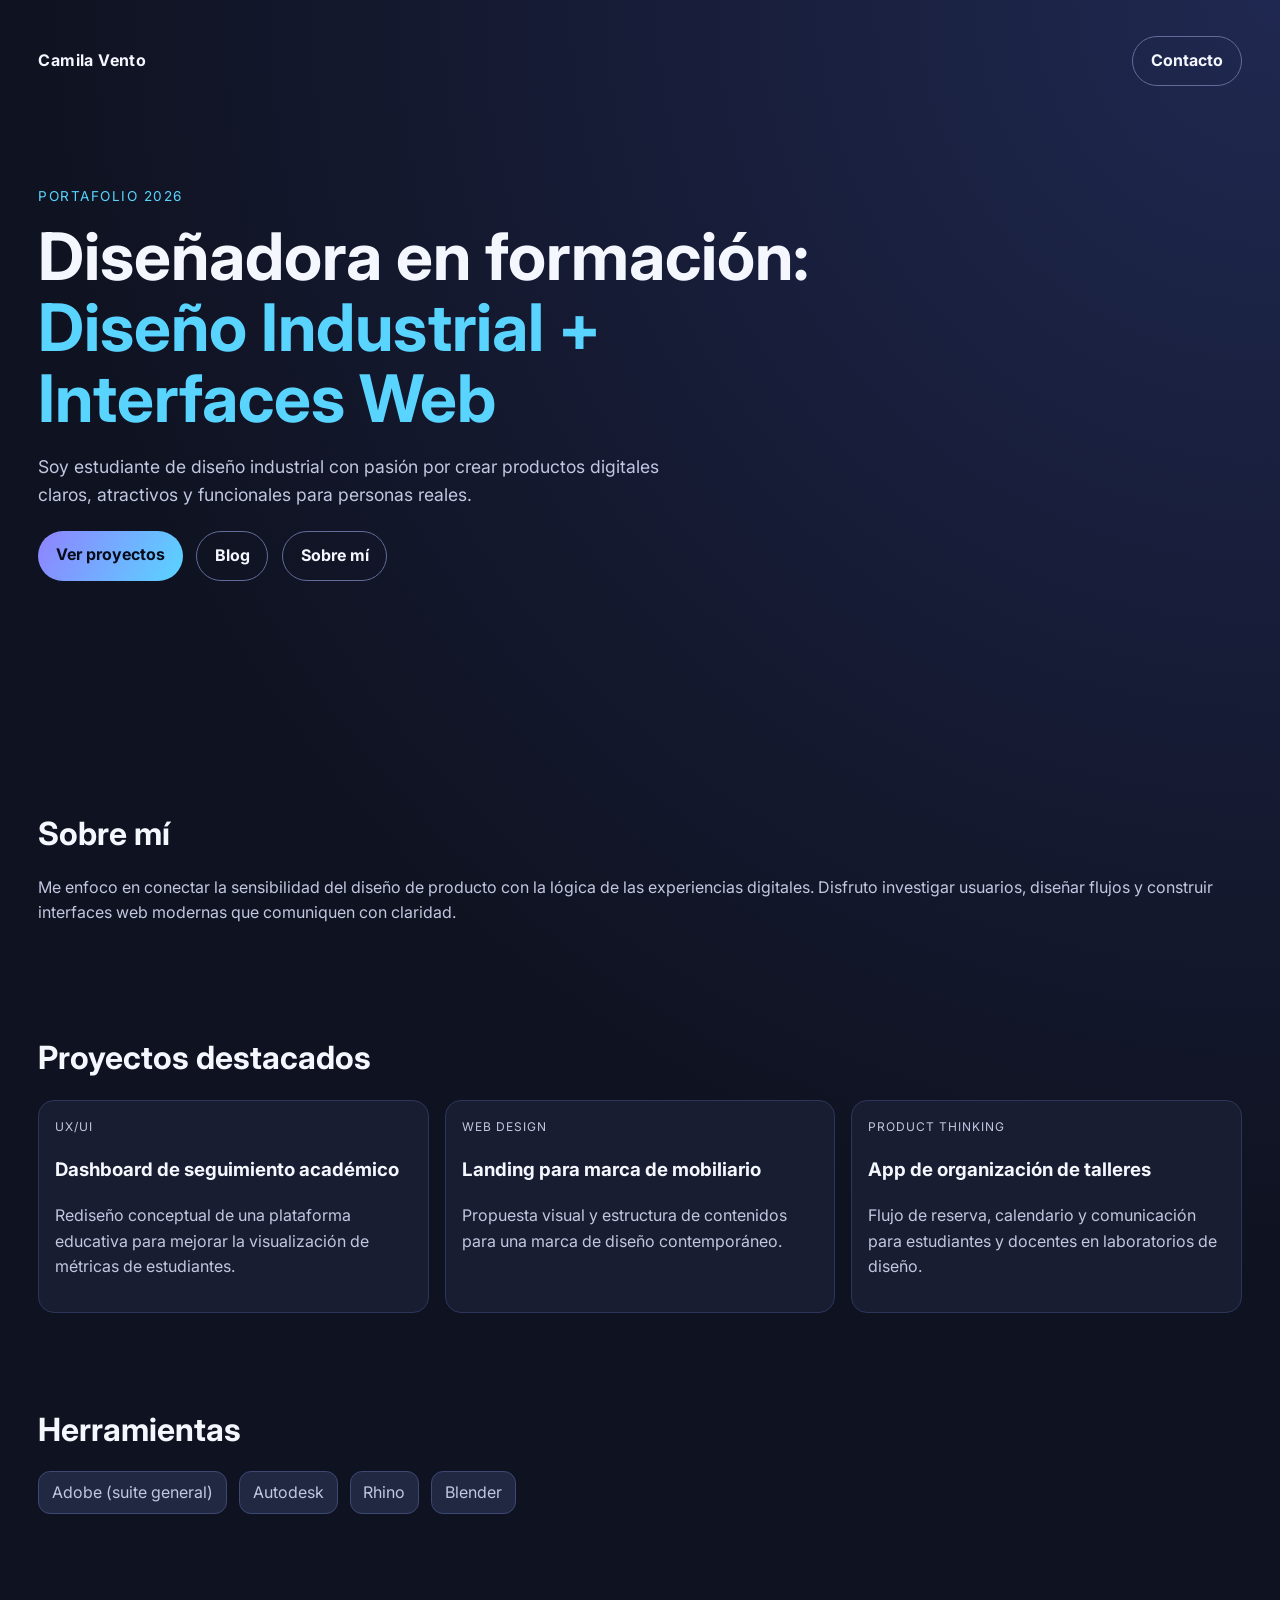
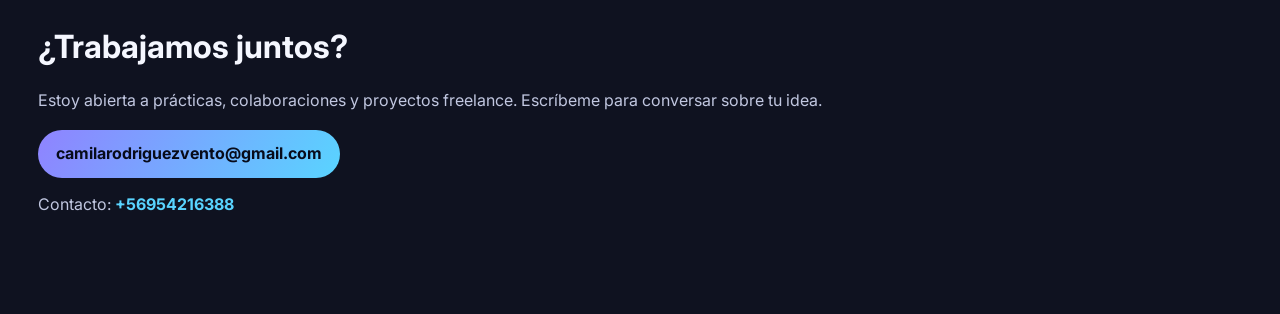
<file: index.html>
<!doctype html>
<html lang="es">
  <head>
    <meta charset="UTF-8" />
    <meta name="viewport" content="width=device-width, initial-scale=1.0" />
    <title>Camila Vento | Portafolio de Diseño</title>
    <meta
      name="description"
      content="Portafolio de Camila Vento, estudiante de Diseño Industrial enfocada en diseño de interfaces web y experiencias digitales."
    />
    <link rel="preconnect" href="https://fonts.googleapis.com" />
    <link rel="preconnect" href="https://fonts.gstatic.com" crossorigin />
    <link
      href="https://fonts.googleapis.com/css2?family=Inter:wght@400;500;700;800&display=swap"
      rel="stylesheet"
    />
    <link rel="stylesheet" href="style.css" />
  </head>
  <body>
    <header class="hero">
      <nav class="nav">
        <p class="brand">Camila Vento</p>
        <a href="#contacto" class="btn btn-outline">Contacto</a>
      </nav>

      <div class="hero-content">
        <p class="eyebrow">Portafolio 2026</p>
        <h1>
          Diseñadora en formación:
          <span>Diseño Industrial + Interfaces Web</span>
        </h1>
        <p class="lead">
          Soy estudiante de diseño industrial con pasión por crear productos
          digitales claros, atractivos y funcionales para personas reales.
        </p>
        <div class="hero-actions">
          <a href="#proyectos" class="btn">Ver proyectos</a>
          <a href="blog.html" class="btn btn-outline">Blog</a>
          <a href="#sobre-mi" class="btn btn-ghost">Sobre mí</a>
        </div>
      </div>
    </header>

    <main>
      <section id="sobre-mi" class="section about">
        <h2>Sobre mí</h2>
        <p>
          Me enfoco en conectar la sensibilidad del diseño de producto con la
          lógica de las experiencias digitales. Disfruto investigar usuarios,
          diseñar flujos y construir interfaces web modernas que comuniquen con
          claridad.
        </p>
      </section>

      <section id="proyectos" class="section projects">
        <h2>Proyectos destacados</h2>
        <div class="grid">
          <article class="card">
            <p class="tag">UX/UI</p>
            <h3>Dashboard de seguimiento académico</h3>
            <p>
              Rediseño conceptual de una plataforma educativa para mejorar la
              visualización de métricas de estudiantes.
            </p>
          </article>
          <article class="card">
            <p class="tag">Web Design</p>
            <h3>Landing para marca de mobiliario</h3>
            <p>
              Propuesta visual y estructura de contenidos para una marca de
              diseño contemporáneo.
            </p>
          </article>
          <article class="card">
            <p class="tag">Product Thinking</p>
            <h3>App de organización de talleres</h3>
            <p>
              Flujo de reserva, calendario y comunicación para estudiantes y
              docentes en laboratorios de diseño.
            </p>
          </article>
        </div>
      </section>

      <section class="section skills">
        <h2>Herramientas</h2>
        <ul>
          <li>Adobe (suite general)</li>
          <li>Autodesk</li>
          <li>Rhino</li>
          <li>Blender</li>
        </ul>
      </section>

      <section id="contacto" class="section contact">
        <h2>¿Trabajamos juntos?</h2>
        <p>
          Estoy abierta a prácticas, colaboraciones y proyectos freelance.
          Escríbeme para conversar sobre tu idea.
        </p>
        <a class="btn" href="mailto:camilarodriguezvento@gmail.com"
          >camilarodriguezvento@gmail.com</a
        >
        <p class="contact-phone">
          Contacto: <a href="tel:+56954216388">+56954216388</a>
        </p>
      </section>
    </main>
  </body>
</html>
</file>
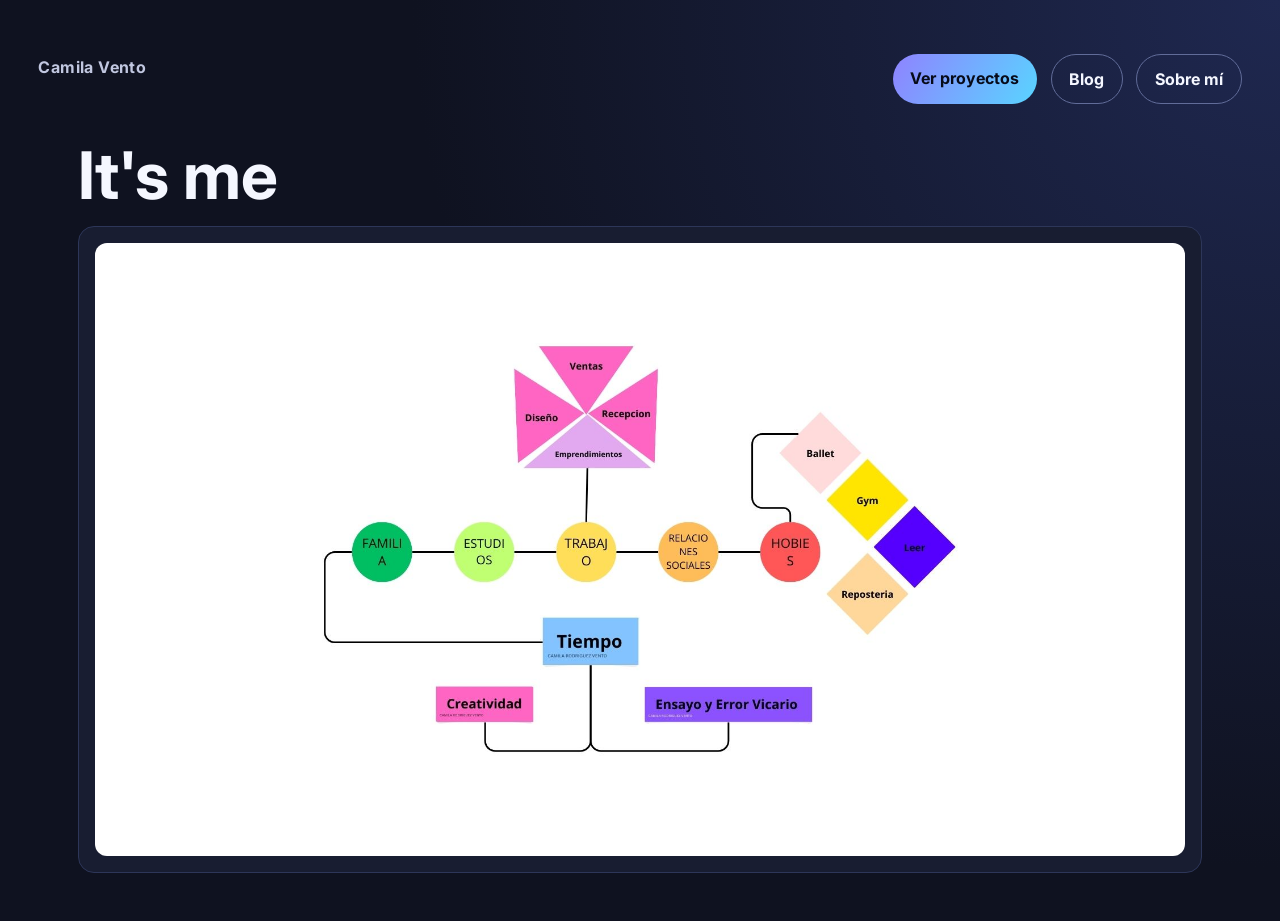
<file: blog.html>
<!doctype html>
<html lang="es">
  <head>
    <meta charset="UTF-8" />
    <meta name="viewport" content="width=device-width, initial-scale=1.0" />
    <title>It's me | Camila Vento</title>
    <link rel="preconnect" href="https://fonts.googleapis.com" />
    <link rel="preconnect" href="https://fonts.gstatic.com" crossorigin />
    <link
      href="https://fonts.googleapis.com/css2?family=Inter:wght@400;500;700;800&display=swap"
      rel="stylesheet"
    />
    <link rel="stylesheet" href="style.css" />
  </head>
  <body class="blog-page">
    <header class="section blog-header">
      <p class="brand">Camila Vento</p>
      <nav class="hero-actions" aria-label="Navegación principal">
        <a href="index.html#proyectos" class="btn">Ver proyectos</a>
        <a href="blog.html" class="btn btn-outline">Blog</a>
        <a href="index.html#sobre-mi" class="btn btn-ghost">Sobre mí</a>
      </nav>
    </header>

    <main class="section blog-layout">
      <h1 class="blog-title">It's me</h1>

      <div class="image-frame">
        <img
          class="blog-image-static"
          src="assets/its-me.jpg"
          alt="Mapa visual It's me"
        />
      </div>
    </main>
  </body>
</html>
</file>
<file: style.css>
:root {
  --bg: #0f1220;
  --surface: #181d31;
  --surface-soft: #202842;
  --text: #f5f7ff;
  --text-muted: #c1c7e0;
  --primary: #8f83ff;
  --accent: #59d4ff;
}

* {
  box-sizing: border-box;
}

body {
  margin: 0;
  font-family: 'Inter', sans-serif;
  background: radial-gradient(circle at top right, #1f2850 0, var(--bg) 55%);
  color: var(--text);
  line-height: 1.6;
}

.hero {
  min-height: 85vh;
  padding: 2rem clamp(1.2rem, 3vw, 3rem);
}

.nav {
  display: flex;
  justify-content: space-between;
  align-items: center;
}

.brand {
  font-weight: 700;
  letter-spacing: 0.4px;
}

.hero-content {
  max-width: 780px;
  margin-top: 6rem;
}

.eyebrow {
  color: var(--accent);
  text-transform: uppercase;
  font-size: 0.85rem;
  letter-spacing: 1.5px;
}

h1 {
  font-size: clamp(2rem, 5.4vw, 4.1rem);
  line-height: 1.08;
  margin: 0.3rem 0 1.2rem;
}

h1 span {
  color: var(--accent);
}

.lead {
  color: var(--text-muted);
  font-size: 1.1rem;
  max-width: 60ch;
}

.hero-actions {
  display: flex;
  gap: 0.85rem;
  margin-top: 1.4rem;
}

.btn {
  display: inline-block;
  background: linear-gradient(120deg, var(--primary), var(--accent));
  color: #070b1a;
  text-decoration: none;
  padding: 0.7rem 1.1rem;
  border-radius: 999px;
  font-weight: 700;
}

.btn-outline,
.btn-ghost {
  background: transparent;
  color: var(--text);
  border: 1px solid #616c99;
}

.section {
  padding: 1rem clamp(1.2rem, 3vw, 3rem) 3rem;
}

h2 {
  margin-bottom: 0.6rem;
  font-size: clamp(1.4rem, 3.4vw, 2rem);
}

.section p,
li {
  color: var(--text-muted);
}

.grid {
  display: grid;
  gap: 1rem;
  grid-template-columns: repeat(auto-fit, minmax(220px, 1fr));
  margin-top: 1rem;
}

.card {
  background: var(--surface);
  border: 1px solid #2d3659;
  border-radius: 1rem;
  padding: 1rem;
}

.tag {
  margin: 0;
  font-size: 0.75rem;
  letter-spacing: 1px;
  color: var(--accent);
  text-transform: uppercase;
}

.skills ul {
  display: flex;
  flex-wrap: wrap;
  gap: 0.75rem;
  list-style: none;
  padding: 0;
}

.skills li {
  padding: 0.5rem 0.8rem;
  border: 1px solid #3d4874;
  border-radius: 0.75rem;
  background: var(--surface-soft);
}

.contact {
  padding-bottom: 5rem;
}

.contact-phone {
  margin-top: 0.9rem;
}

.contact-phone a {
  color: var(--accent);
  text-decoration: none;
  font-weight: 700;
}

@media (max-width: 640px) {
  .hero-content {
    margin-top: 4rem;
  }

  .hero-actions {
    flex-wrap: wrap;
  }
}

.blog-page {
  min-height: 100vh;
}

.blog-header {
  display: flex;
  justify-content: space-between;
  align-items: center;
  padding-top: 2rem;
  padding-bottom: 0.5rem;
}

.blog-layout {
  max-width: 1200px;
  margin: 0 auto;
  padding-top: 0.5rem;
}

.blog-title {
  margin: 1.2rem 0 1rem;
}

.image-frame {
  border: 1px solid #2d3659;
  border-radius: 1rem;
  padding: 1rem;
  background: var(--surface);
}

.blog-image-static {
  display: block;
  width: 100%;
  height: auto;
  margin: 0 auto;
  border-radius: 0.75rem;
}

@media (max-width: 760px) {
  .blog-header {
    flex-direction: column;
    align-items: flex-start;
    gap: 0.9rem;
  }
}
</file>
